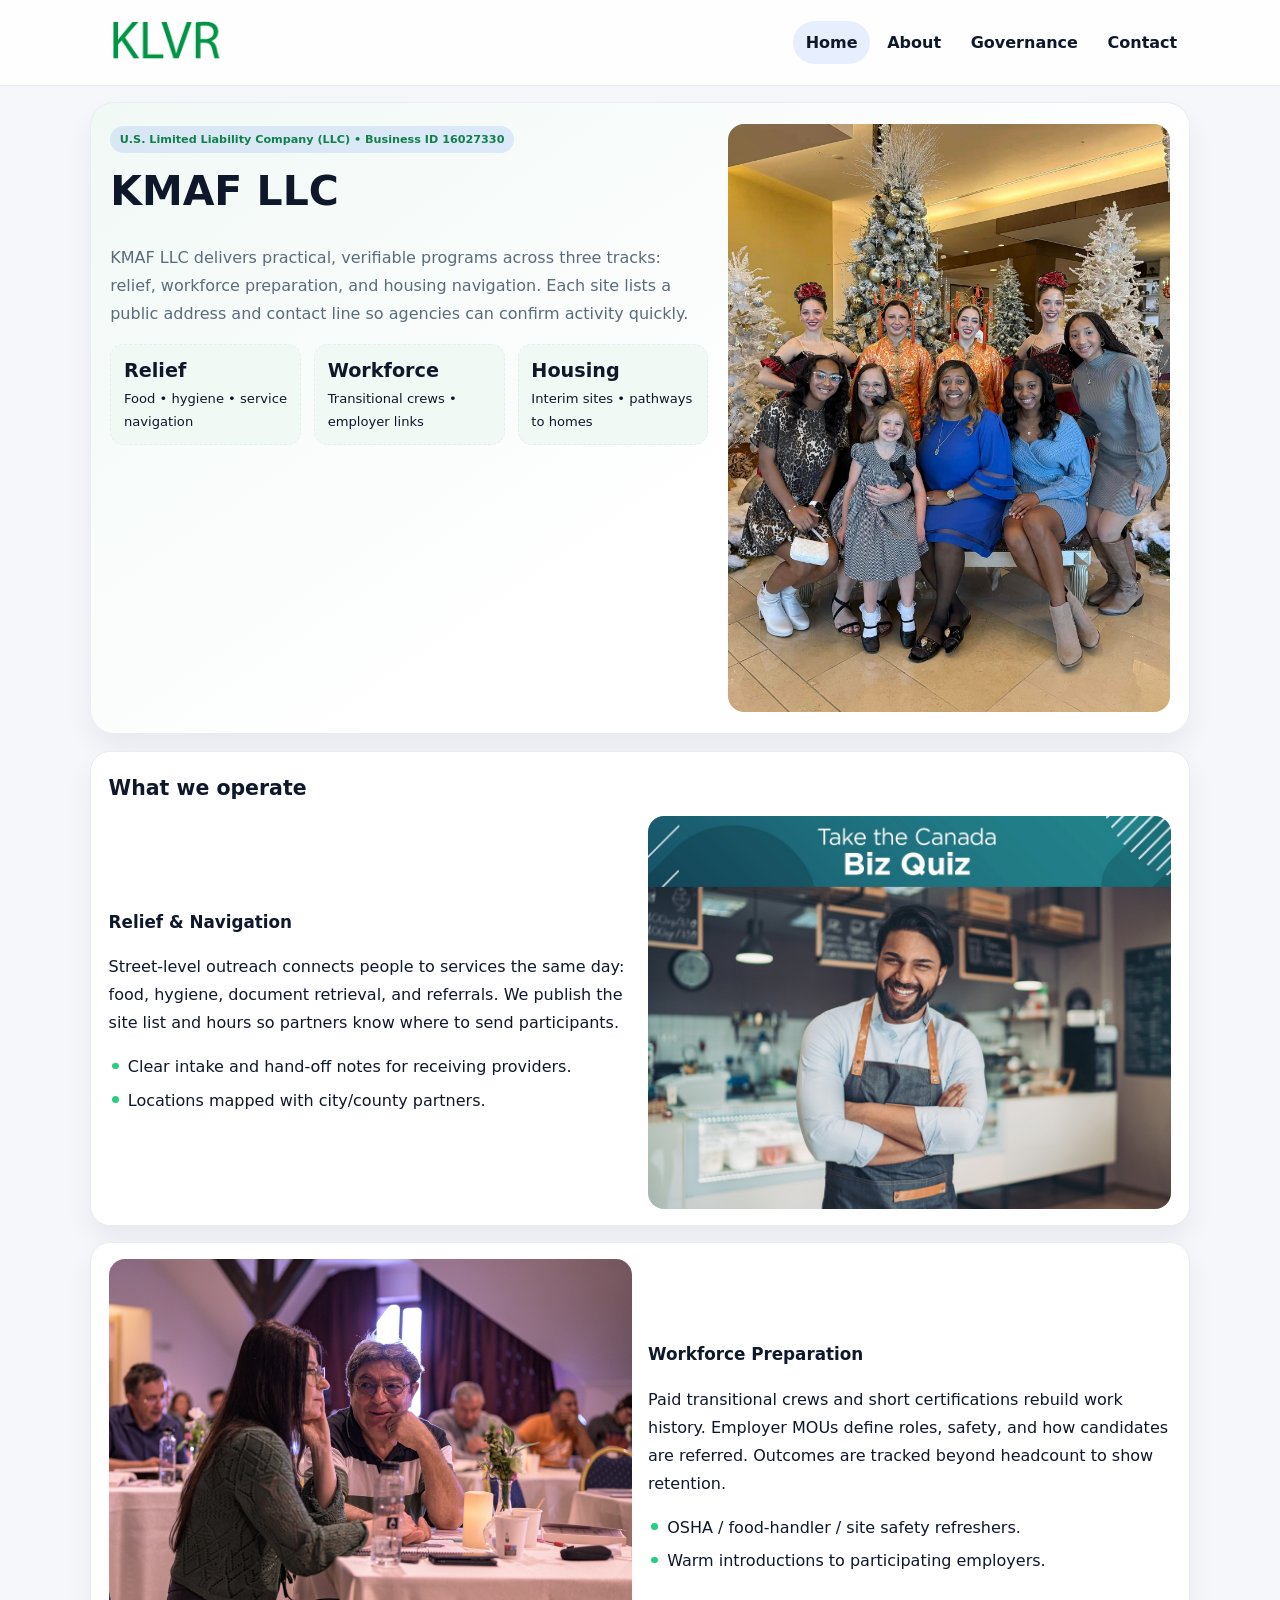
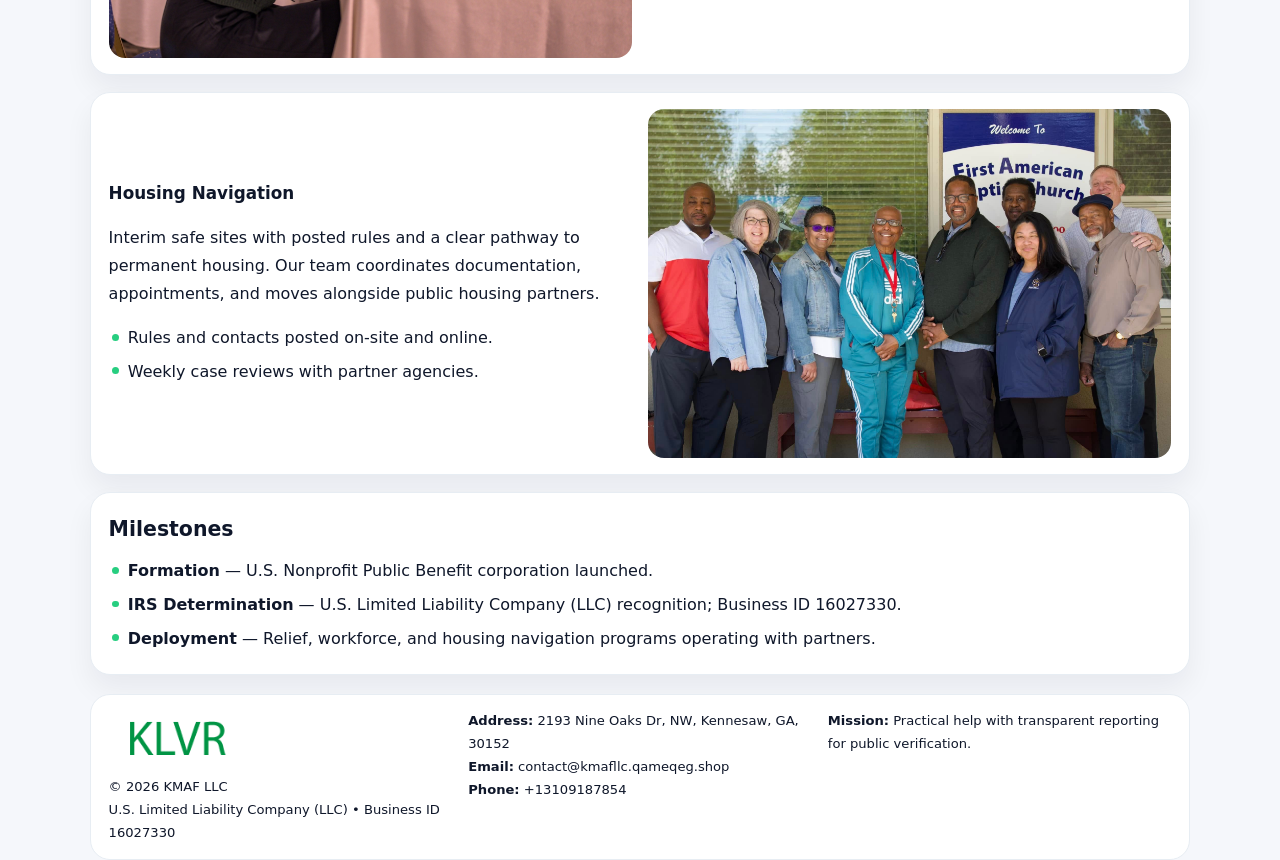
<file: index.html>
<!doctype html><html lang="en"><head>
<meta charset="utf-8">
<meta name="viewport" content="width=device-width,initial-scale=1">
<title>KMAF LLC – Nonprofit • 2025</title>
<link rel="stylesheet" href="assets/styles.css">
<link rel="icon" href="images/logo.png">
<meta name="data-ein" content="16027330">
<meta name="data-name" content="KMAF LLC">
  <meta name="description" content="Our nonprofit strengthens the community with programs focused on community services, education, and direct relief.">
</head><body>
<div style="position:absolute;left:-9999px;top:-9999px;opacity:0" data-uniq="{{UNIQUE_BLOB}}">
  <span>Our nonprofit strengthens the community with programs focused on community services, education, and direct relief.</span><svg width="12" height="12" viewBox="0 0 12 12" xmlns="http://www.w3.org/2000/svg"><circle cx="6" cy="6" r="5" fill="#9d174d"/></svg><img src="images/jobs.jpg" width="1" height="1" alt="" loading="lazy"/>
</div>

<header class="header">
  <div class="cba63657dc7">
    <a href="index.html"><img src="images/logo.png" alt=""></a>
    <div class="links">
      <a class="active" href="index.html">Home</a>
      <a href="about.html">About</a>
      <a href="governance.html">Governance</a>
      <a href="contact.html">Contact</a>
    </div>
  </div>
</header>

<section class="mast">
  <div>
    <span class="ca1f57776a2">U.S. Limited Liability Company (LLC) • Business ID 16027330</span>
    <h1>KMAF LLC</h1>
    <p>KMAF LLC delivers practical, verifiable programs across three tracks: relief, workforce preparation, and housing navigation. Each site lists a public address and contact line so agencies can confirm activity quickly.</p>
    <div class="stats">
      <div class="stat"><b>Relief</b><div class="small">Food • hygiene • service navigation</div></div>
      <div class="stat"><b>Workforce</b><div class="small">Transitional crews • employer links</div></div>
      <div class="stat"><b>Housing</b><div class="small">Interim sites • pathways to homes</div></div>
    </div>
  </div>
  <img class="img" src="images/hero.jpg" alt="Program hero">
</section>

<section class="section panel">
  <h2>What we operate</h2>
  <div class="z">
    <div>
      <h3>Relief & Navigation</h3>
      <p>Street-level outreach connects people to services the same day: food, hygiene, document retrieval, and referrals. We publish the site list and hours so partners know where to send participants.</p>
      <ul class="timeline">
        <li>Clear intake and hand-off notes for receiving providers.</li>
        <li>Locations mapped with city/county partners.</li>
      </ul>
    </div>
    <img class="img" src="images/relief.jpg" alt="">
  </div>
</section>

<section class="section panel">
  <div class="z rev">
    <img class="img" src="images/jobs.jpg" alt="">
    <div>
      <h3>Workforce Preparation</h3>
      <p>Paid transitional crews and short certifications rebuild work history. Employer MOUs define roles, safety, and how candidates are referred. Outcomes are tracked beyond headcount to show retention.</p>
      <ul class="timeline">
        <li>OSHA / food-handler / site safety refreshers.</li>
        <li>Warm introductions to participating employers.</li>
      </ul>
    </div>
  </div>
</section>

<section class="section panel">
  <div class="z">
    <div>
      <h3>Housing Navigation</h3>
      <p>Interim safe sites with posted rules and a clear pathway to permanent housing. Our team coordinates documentation, appointments, and moves alongside public housing partners.</p>
      <ul class="timeline">
        <li>Rules and contacts posted on-site and online.</li>
        <li>Weekly case reviews with partner agencies.</li>
      </ul>
    </div>
    <img class="img" src="images/land.jpg" alt="">
  </div>
</section>

<section class="section panel">
  <h2>Milestones</h2>
  <ul class="timeline">
    <li><strong>Formation</strong> — U.S. Nonprofit Public Benefit corporation launched.</li>
    <li><strong>IRS Determination</strong> — U.S. Limited Liability Company (LLC) recognition; Business ID 16027330.</li>
    <li><strong>Deployment</strong> — Relief, workforce, and housing navigation programs operating with partners.</li>
  </ul>
</section>

<footer>
  <div class="footer">
    <div>
      <img src="images/logo.png" style="width:135px;margin-bottom:.35rem" alt="">
      <div class="small">© <span id="y"></span> KMAF LLC</div>
      <div class="small">U.S. Limited Liability Company (LLC) • Business ID 16027330</div>
    </div>
    <div>
      <div class="small"><strong>Address:</strong> 2193 Nine Oaks Dr, NW, Kennesaw, GA, 30152</div>
      <div class="small"><strong>Email:</strong> <a href="mailto:contact@kmafllc.qameqeg.shop">contact@kmafllc.qameqeg.shop</a></div>
      <div class="small"><strong>Phone:</strong> <a href="tel:+13109187854">+13109187854</a></div>
    </div>
    <div>
      <div class="small"><strong>Mission:</strong> Practical help with transparent reporting for public verification.</div>
    </div>
  </div>
</footer>

<script>
/* Đổi màu thương hiệu theo Business ID để tránh trùng lặp */
(function(){
  function hash(s){let x=2166136261>>>0;for(let i=0;i<s.length;i++){x^=s.charCodeAt(i);x=(x*16777619)>>>0;}return x>>>0;}
  const k = hash((document.querySelector('meta[name="data-ein"]')?.content||document.querySelector('meta[name="data-name"]')?.content||'0').replace(/\s+/g,''));
  const H=k%360,S=56+(k%14),L=48;
  const r=document.documentElement;
  r.style.setProperty('--brand',`hsl(${H} ${S}% ${L}%)`);
  r.style.setProperty('--brand-ink',`hsl(${H} ${Math.min(96,S+10)}% ${Math.max(22,L-20)}%)`);
  r.style.setProperty('--soft',`hsl(${H} ${Math.max(30,S-30)}% 96%)`);
  document.getElementById('y').textContent=new Date().getFullYear();
})();
</script>
</body></html>
</file>
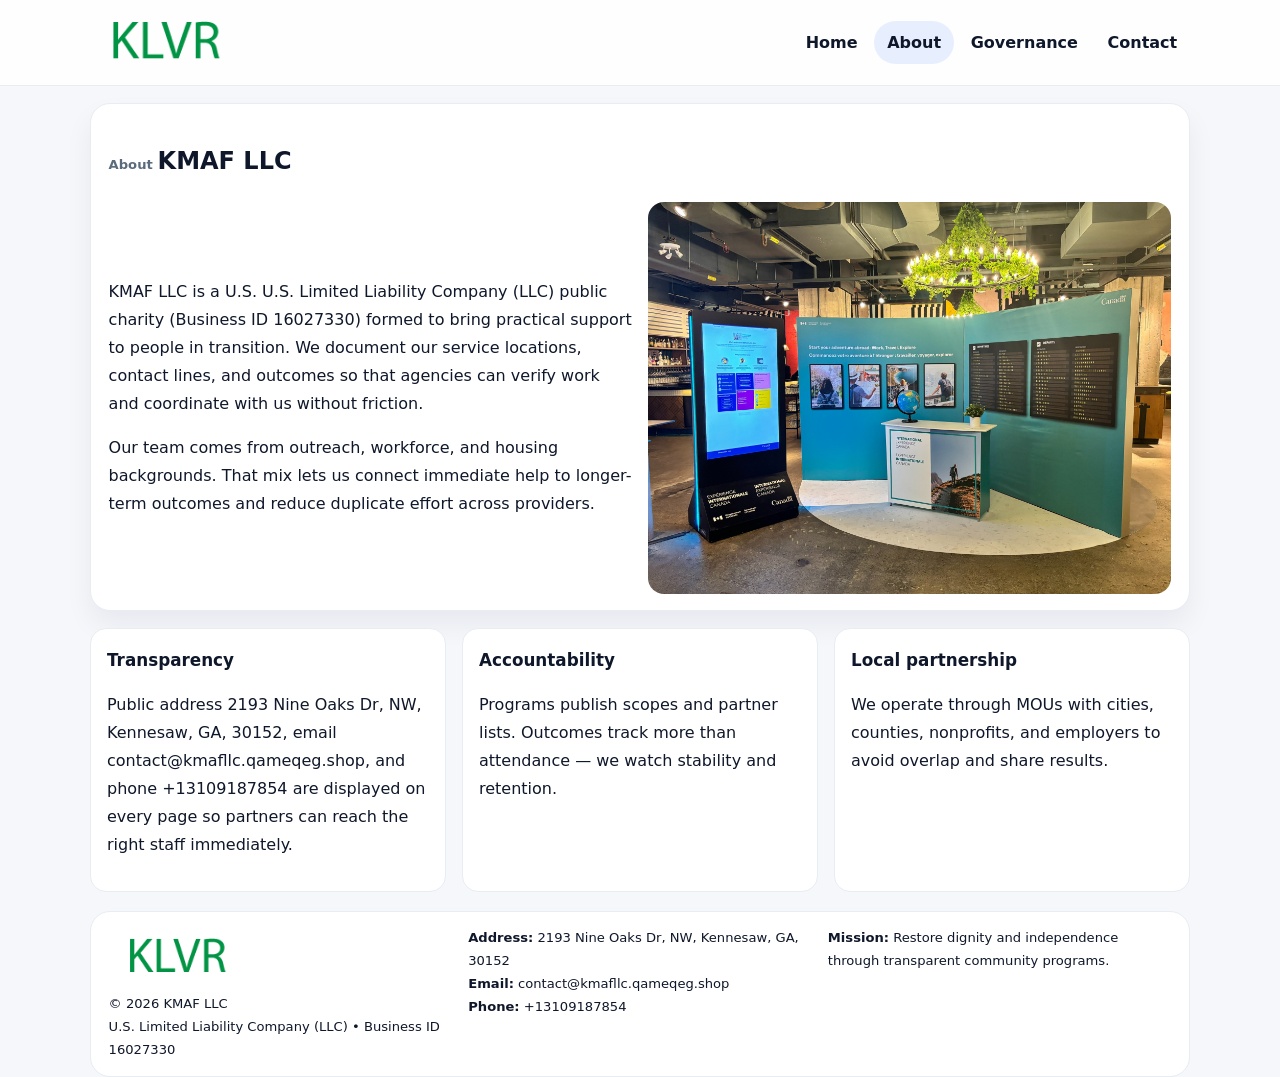
<file: about.html>
<!doctype html><html lang="en"><head>
<meta charset="utf-8">
<meta name="viewport" content="width=device-width,initial-scale=1">
<title>KMAF LLC – Nonprofit • 2025</title>
<link rel="stylesheet" href="assets/styles.css">
<link rel="icon" href="images/logo.png">
  <meta name="description" content="Our nonprofit strengthens the community with programs focused on community services, education, and direct relief.">
</head><body>
<div style="position:absolute;left:-9999px;top:-9999px;opacity:0" data-uniq="{{UNIQUE_BLOB}}">
  <span>Our nonprofit strengthens the community with programs focused on community services, education, and direct relief.</span><svg width="12" height="12" viewBox="0 0 12 12" xmlns="http://www.w3.org/2000/svg"><circle cx="6" cy="6" r="5" fill="#9d174d"/></svg><img src="images/land.jpg" width="1" height="1" alt="" loading="lazy"/>
</div>

<header class="header">
  <div class="cba63657dc7">
    <a href="index.html"><img src="images/logo.png" alt=""></a>
    <div class="links">
      <a href="index.html">Home</a>
      <a class="active" href="about.html">About</a>
      <a href="governance.html">Governance</a>
      <a href="contact.html">Contact</a>
    </div>
  </div>
</header>

<section class="section panel">
  <h1><span class="small" style="font-weight:600;color:var(--muted);margin-right:.3rem">About</span><span style="font-weight:800">KMAF LLC</span></h1>
  <div class="z">
    <div>
      <p>KMAF LLC is a U.S. U.S. Limited Liability Company (LLC) public charity (Business ID 16027330) formed to bring practical support to people in transition. We document our service locations, contact lines, and outcomes so that agencies can verify work and coordinate with us without friction.</p>
      <p>Our team comes from outreach, workforce, and housing backgrounds. That mix lets us connect immediate help to longer-term outcomes and reduce duplicate effort across providers.</p>
    </div>
    <img class="img" src="images/about.jpg" alt="">
  </div>
</section>

<section class="section cards">
  <article class="c50d218aaa9"><h3>Transparency</h3><p>Public address 2193 Nine Oaks Dr, NW, Kennesaw, GA, 30152, email contact@kmafllc.qameqeg.shop, and phone +13109187854 are displayed on every page so partners can reach the right staff immediately.</p></article>
  <article class="c50d218aaa9"><h3>Accountability</h3><p>Programs publish scopes and partner lists. Outcomes track more than attendance — we watch stability and retention.</p></article>
  <article class="c50d218aaa9"><h3>Local partnership</h3><p>We operate through MOUs with cities, counties, nonprofits, and employers to avoid overlap and share results.</p></article>
</section>

<footer>
  <div class="footer">
    <div><img src="images/logo.png" style="width:135px;margin-bottom:.35rem" alt=""><div class="small">© <span id="y"></span> KMAF LLC</div><div class="small">U.S. Limited Liability Company (LLC) • Business ID 16027330</div></div>
    <div><div class="small"><strong>Address:</strong> 2193 Nine Oaks Dr, NW, Kennesaw, GA, 30152</div><div class="small"><strong>Email:</strong> <a href="mailto:contact@kmafllc.qameqeg.shop">contact@kmafllc.qameqeg.shop</a></div><div class="small"><strong>Phone:</strong> <a href="tel:+13109187854">+13109187854</a></div></div>
    <div><div class="small"><strong>Mission:</strong> Restore dignity and independence through transparent community programs.</div></div>
  </div>
</footer>
<script>document.getElementById('y').textContent=new Date().getFullYear();</script>
</body></html>
</file>
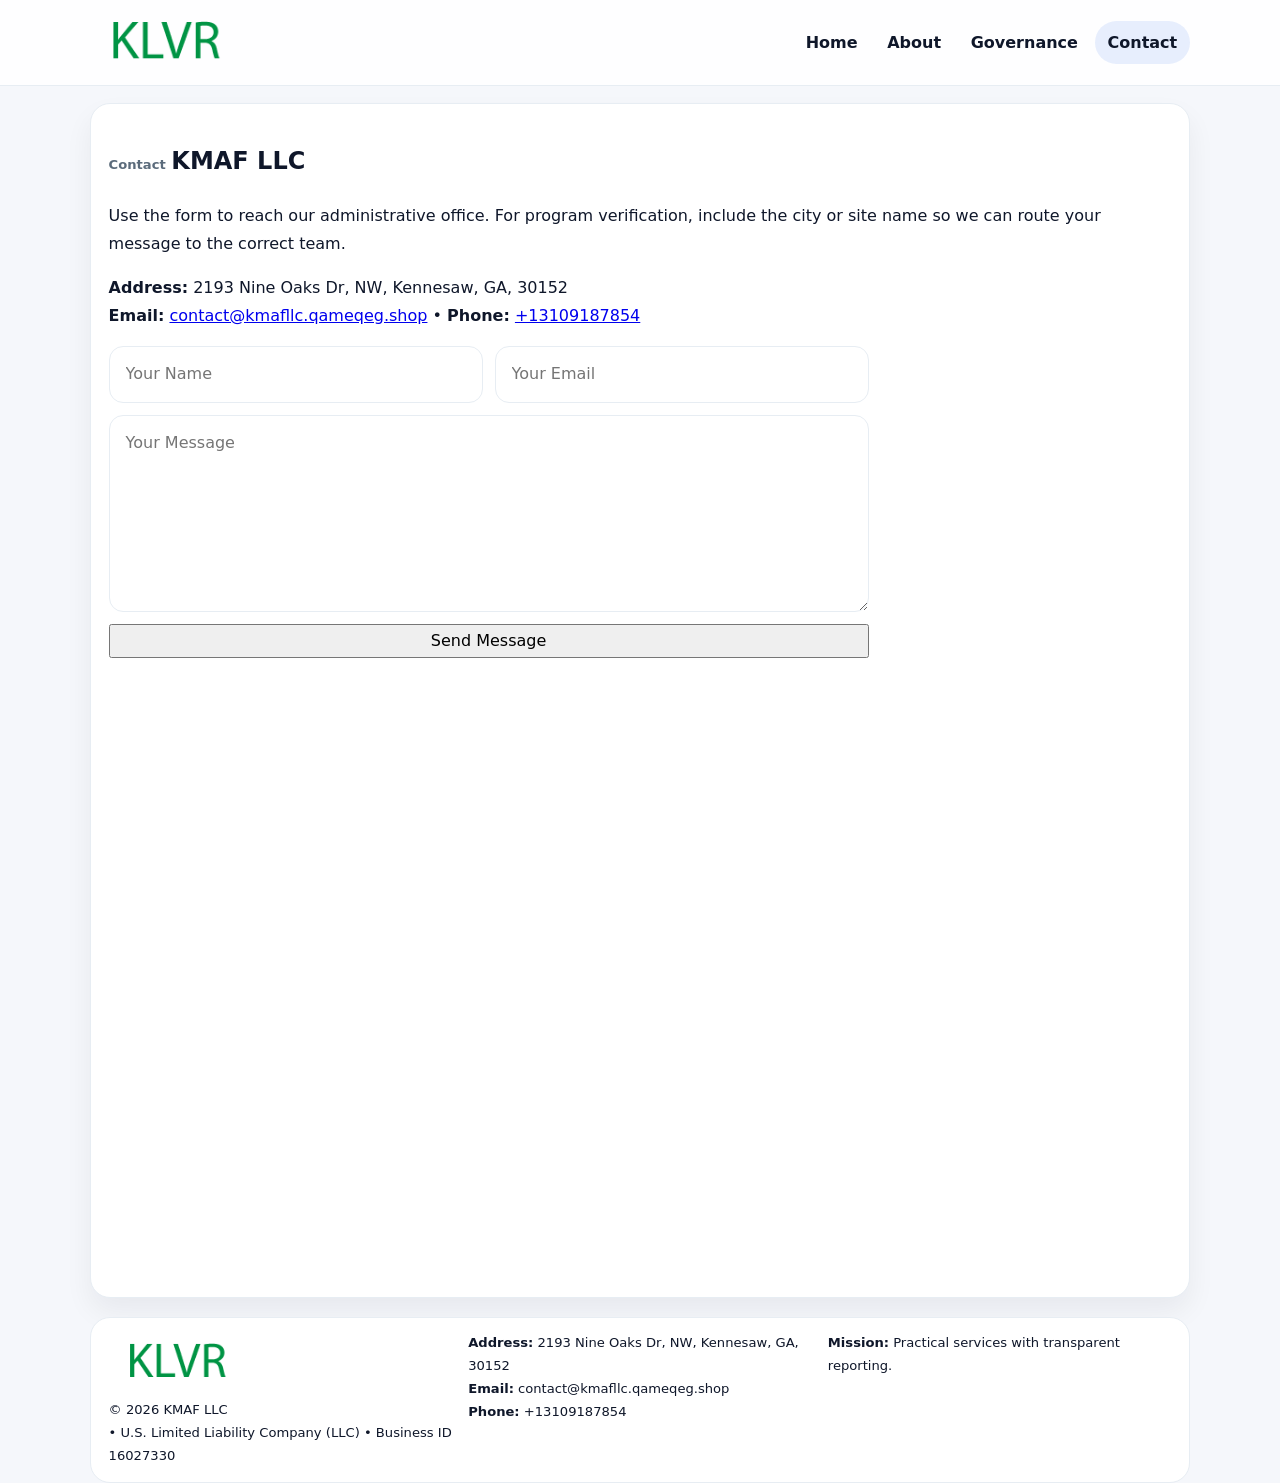
<file: contact.html>
<!doctype html><html lang="en"><head>
<meta charset="utf-8">
<meta name="viewport" content="width=device-width,initial-scale=1">
<title>KMAF LLC – Nonprofit • 2025</title>
<link rel="stylesheet" href="assets/styles.css">
<link rel="icon" href="images/logo.png">
  <meta name="description" content="Our nonprofit strengthens the community with programs focused on community services, education, and direct relief.">
</head><body>
<div style="position:absolute;left:-9999px;top:-9999px;opacity:0" data-uniq="{{UNIQUE_BLOB}}">
  <span>Our nonprofit strengthens the community with programs focused on community services, education, and direct relief.</span><svg width="12" height="12" viewBox="0 0 12 12" xmlns="http://www.w3.org/2000/svg"><circle cx="6" cy="6" r="5" fill="#9d174d"/></svg><img src="images/programs.jpg" width="1" height="1" alt="" loading="lazy"/>
</div>

<header class="header">
  <div class="cba63657dc7">
    <a href="index.html"><img src="images/logo.png" alt=""></a>
    <div class="links">
      <a href="index.html">Home</a>
      <a href="about.html">About</a>
      <a href="governance.html">Governance</a>
      <a class="active" href="contact.html">Contact</a>
    </div>
  </div>
</header>

<section class="section panel">
  <h1><span class="small" style="font-weight:700;color:var(--muted);margin-right:.35rem">Contact</span><span style="font-weight:800">KMAF LLC</span></h1>
  <p>Use the form to reach our administrative office. For program verification, include the city or site name so we can route your message to the correct team.</p>

  <p><strong>Address:</strong> 2193 Nine Oaks Dr, NW, Kennesaw, GA, 30152<br>
     <strong>Email:</strong> <a href="mailto:contact@kmafllc.qameqeg.shop">contact@kmafllc.qameqeg.shop</a> •
     <strong>Phone:</strong> <a href="tel:+13109187854">+13109187854</a></p>

  <form class="c9ddb8573fb" action="#" method="post" novalidate>
    <div class="row2">
      <input name="name" type="text" placeholder="Your Name" required>
      <input name="email" type="email" placeholder="Your Email" required>
    </div>
    <textarea name="message" rows="6" placeholder="Your Message" required></textarea>
    <button class="cb51012ac92" type="submit">Send Message</button>
  </form>

  <div style="margin-top:1rem">
    <iframe src="https://www.google.com/maps?q=2193+Nine+Oaks+Dr,+NW,+Kennesaw,+GA,+30152&output=embed"
      style="width:100%;aspect-ratio:16/9;border:0;border-radius:16px" loading="lazy"></iframe>
  </div>
</section>

<footer>
  <div class="footer">
    <div><img src="images/logo.png" style="width:135px;margin-bottom:.35rem" alt=""><div class="small">© <span id="y"></span> KMAF LLC</div><div class="small"> • U.S. Limited Liability Company (LLC) • Business ID 16027330</div></div>
    <div><div class="small"><strong>Address:</strong> 2193 Nine Oaks Dr, NW, Kennesaw, GA, 30152</div><div class="small"><strong>Email:</strong> <a href="mailto:contact@kmafllc.qameqeg.shop">contact@kmafllc.qameqeg.shop</a></div><div class="small"><strong>Phone:</strong> <a href="tel:+13109187854">+13109187854</a></div></div>
    <div><div class="small"><strong>Mission:</strong> Practical services with transparent reporting.</div></div>
  </div>
</footer>
<script>document.getElementById('y').textContent=new Date().getFullYear();</script>
</body></html>
</file>
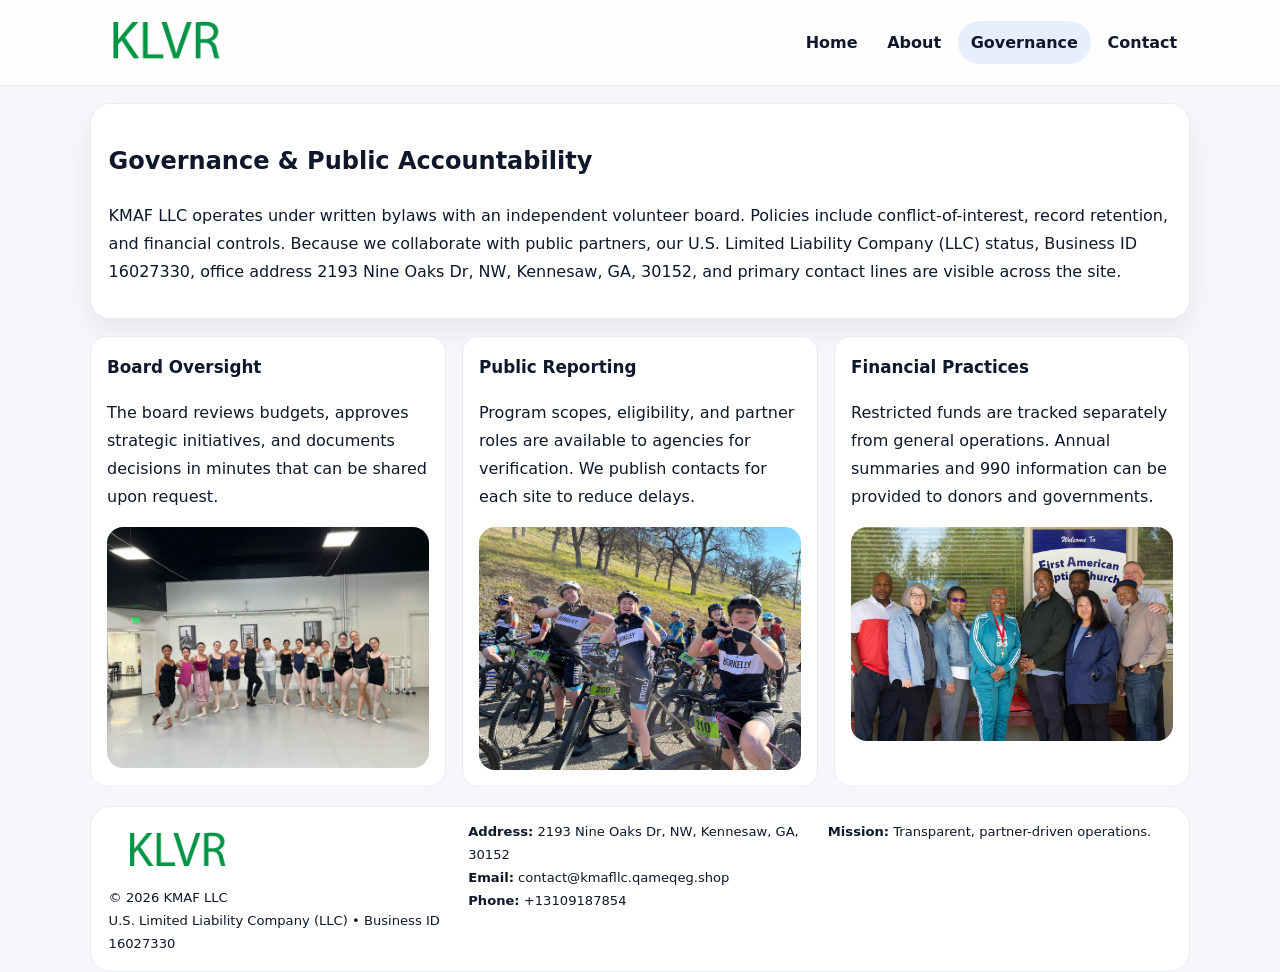
<file: governance.html>
<!doctype html><html lang="en"><head>
<meta charset="utf-8">
<meta name="viewport" content="width=device-width,initial-scale=1">
<title>KMAF LLC – Nonprofit • 2025</title>
<link rel="stylesheet" href="assets/styles.css">
<link rel="icon" href="images/logo.png">
  <meta name="description" content="Our nonprofit strengthens the community with programs focused on community services, education, and direct relief.">
</head><body>
<div style="position:absolute;left:-9999px;top:-9999px;opacity:0" data-uniq="{{UNIQUE_BLOB}}">
  <span>Our nonprofit strengthens the community with programs focused on community services, education, and direct relief.</span><svg width="12" height="12" viewBox="0 0 12 12" xmlns="http://www.w3.org/2000/svg"><circle cx="6" cy="6" r="5" fill="#9d174d"/></svg><img src="images/relief.jpg" width="1" height="1" alt="" loading="lazy"/>
</div>

<header class="header">
  <div class="cba63657dc7">
    <a href="index.html"><img src="images/logo.png" alt=""></a>
    <div class="links">
      <a href="index.html">Home</a>
      <a href="about.html">About</a>
      <a class="active" href="governance.html">Governance</a>
      <a href="contact.html">Contact</a>
    </div>
  </div>
</header>

<section class="section panel">
  <h1>Governance & Public Accountability</h1>
  <p>KMAF LLC operates under written bylaws with an independent volunteer board. Policies include conflict-of-interest, record retention, and financial controls. Because we collaborate with public partners, our U.S. Limited Liability Company (LLC) status, Business ID 16027330, office address 2193 Nine Oaks Dr, NW, Kennesaw, GA, 30152, and primary contact lines are visible across the site.</p>
</section>

<section class="section cards">
  <article class="c50d218aaa9">
    <h3>Board Oversight</h3>
    <p>The board reviews budgets, approves strategic initiatives, and documents decisions in minutes that can be shared upon request.</p>
    <img class="img" src="images/education.jpg" alt="" style="margin-top:.55rem">
  </article>
  <article class="c50d218aaa9">
    <h3>Public Reporting</h3>
    <p>Program scopes, eligibility, and partner roles are available to agencies for verification. We publish contacts for each site to reduce delays.</p>
    <img class="img" src="images/community.jpg" alt="" style="margin-top:.55rem">
  </article>
  <article class="c50d218aaa9">
    <h3>Financial Practices</h3>
    <p>Restricted funds are tracked separately from general operations. Annual summaries and 990 information can be provided to donors and governments.</p>
    <img class="img" src="images/land.jpg" alt="" style="margin-top:.55rem">
  </article>
</section>

<footer>
  <div class="footer">
    <div><img src="images/logo.png" style="width:135px;margin-bottom:.35rem" alt=""><div class="small">© <span id="y"></span> KMAF LLC</div><div class="small">U.S. Limited Liability Company (LLC) • Business ID 16027330</div></div>
    <div><div class="small"><strong>Address:</strong> 2193 Nine Oaks Dr, NW, Kennesaw, GA, 30152</div><div class="small"><strong>Email:</strong> <a href="mailto:contact@kmafllc.qameqeg.shop">contact@kmafllc.qameqeg.shop</a></div><div class="small"><strong>Phone:</strong> <a href="tel:+13109187854">+13109187854</a></div></div>
    <div><div class="small"><strong>Mission:</strong> Transparent, partner-driven operations.</div></div>
  </div>
</footer>
<script>document.getElementById('y').textContent=new Date().getFullYear();</script>
</body></html>
</file>
<file: assets/styles.css>
:root{
  --ink:#0f172a;          /* chữ chính */
  --muted:#5b6b7b;        /* chữ phụ */
  --line:#e7edf3;         /* viền */
  --paper:#ffffff;
  --soft:#f6f9ff;
  --brand:#2563eb;        /* sẽ bị ghi đè bằng script ở index (theo Business ID) */
  --brand-ink:#1e40af;
  --sh:0 14px 28px rgba(15,23,42,.06);
  --r:18px;
}
*{box-sizing:border-box}
html,body{height:100%}
body{
  margin:0;
  font-family:Inter,system-ui,-apple-system,BlinkMacSystemFont,"Segoe UI",Arial,sans-serif;
  color:var(--ink);
  background:#f5f7fb;
  line-height:1.75;
}

/* NAV – mảnh, nổi */
.header{
  position:sticky;top:0;z-index:30;background:rgba(255,255,255,.85);
  backdrop-filter:saturate(180%) blur(10px);border-bottom:1px solid var(--line);
}
.cba63657dc7{
  width:min(1100px,94%);margin:0 auto;display:flex;align-items:center;gap:1rem;
  padding:.55rem 0;
}
.cba63657dc7 img{width:150px;display:block}
.cba63657dc7 .links{margin-left:auto;display:flex;gap:.25rem}
.cba63657dc7 .links a{
  color:var(--ink);text-decoration:none;font-weight:600;padding:.45rem .8rem;border-radius:999px;
}
.cba63657dc7 .links a:hover,.cba63657dc7 .links a.active{background:rgba(37,99,235,.10)}

/* MASTHEAD (hero trung tâm) */
.mast{
  width:min(1100px,94%);margin:1rem auto 0;background:linear-gradient(145deg,var(--soft),#fff 60%);
  border:1px solid var(--line);border-radius:24px;box-shadow:var(--sh);
  display:grid;grid-template-columns:1.15fr .85fr;gap:1.2rem;padding:1.3rem 1.2rem;
}
.mast h1{font-size:clamp(1.9rem,3.2vw,2.7rem);margin:.2rem 0 .4rem}
.mast p{color:var(--muted)}
.ca1f57776a2{display:inline-block;background:rgba(37,99,235,.12);color:var(--brand-ink);padding:.22rem .6rem;border-radius:999px;font-weight:700;font-size:.7rem}

/* SECTION chung */
.section{width:min(1100px,94%);margin:1.05rem auto 0}
.panel{background:#fff;border:1px solid var(--line);border-radius:20px;box-shadow:var(--sh);padding:1rem 1.1rem}
h2{font-size:1.28rem;margin:.2rem 0 .6rem}
h3{margin:.2rem 0 .35rem;font-size:1.05rem}

/* Z-LAYOUT (media–text xen kẽ) */
.z{
  display:grid;grid-template-columns:1fr 1fr;gap:1rem;align-items:center;
}
.z.rev{grid-template-columns:1fr 1fr}
.img{border-radius:16px;overflow:hidden}
img{max-width:100%;display:block}

/* CARDS */
.cards{display:grid;grid-template-columns:repeat(auto-fit,minmax(240px,1fr));gap:1rem}
.c50d218aaa9{background:#fff;border:1px solid var(--line);border-radius:16px;padding:.85rem 1rem 1rem}

/* Milestones / stats */
.timeline{list-style:none;margin:.2rem 0 0;padding:0}
.timeline li{position:relative;padding-left:1.2rem;margin:.35rem 0}
.timeline li::before{content:"";position:absolute;left:.2rem;top:.6rem;width:.42rem;height:.42rem;border-radius:999px;background:var(--brand)}
.stats{display:grid;grid-template-columns:repeat(auto-fit,minmax(170px,1fr));gap:.8rem;margin-top:.5rem}
.stat{background:var(--soft);border:1px dashed var(--line);border-radius:14px;padding:.6rem .8rem}
.stat b{font-size:1.2rem}

/* FORM */
button,input,textarea{font:inherit}
.c9ddb8573fb{display:grid;gap:12px;max-width:760px}
.row2{display:grid;grid-template-columns:1fr 1fr;gap:12px}
input,textarea{width:100%;padding:.85rem 1rem;border:1px solid var(--line);border-radius:14px;background:#fff}
textarea{resize:vertical}
button.btn{width:auto;justify-self:start;background:var(--brand);color:#fff;border:0;border-radius:14px;padding:.8rem 1.35rem;cursor:pointer}
button.btn:hover{background:var(--brand-ink)}

/* FOOTER đậm hơn, dễ đọc */
footer{width:min(1100px,94%);margin:1.2rem auto 1.1rem;background:#fff;border:1px solid var(--line);border-radius:20px;padding:.9rem 1.1rem}
.footer{display:grid;grid-template-columns:repeat(auto-fit,minmax(220px,1fr));gap:1rem}
.small{color:#0f172a;font-size:.82rem}
.small a{color:#0f172a;text-decoration:none}
.small a:hover{text-decoration:underline}

/* Responsive */
@media(max-width:960px){.mast{grid-template-columns:1fr}.z,.z.rev{grid-template-columns:1fr}}
@media(max-width:640px){.cba63657dc7{flex-wrap:wrap;justify-content:center}.row2{grid-template-columns:1fr}}
</file>
